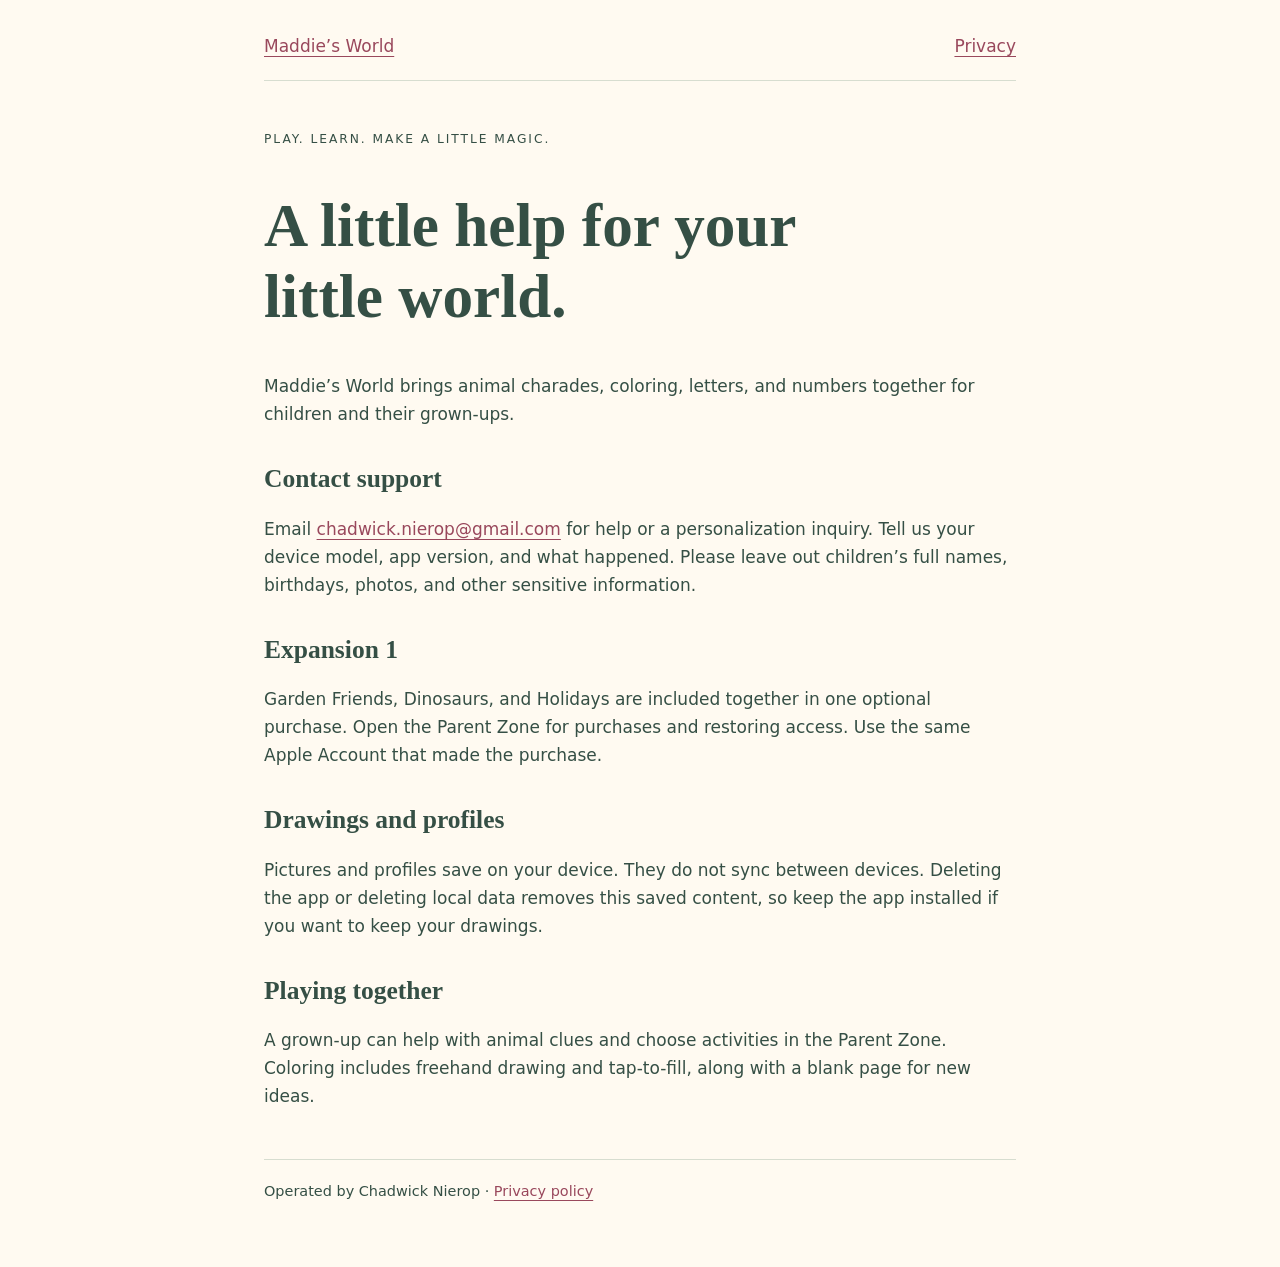
<file: index.html>
<!doctype html><html lang="en"><meta charset="utf-8"><meta name="viewport" content="width=device-width, initial-scale=1"><title>Maddie’s World — Support</title><link rel="stylesheet" href="style.css"><main><nav><a href="index.html">Maddie’s World</a><a href="privacy.html">Privacy</a></nav><p class="eyebrow">PLAY. LEARN. MAKE A LITTLE MAGIC.</p><h1>A little help for your little world.</h1><p>Maddie’s World brings animal charades, coloring, letters, and numbers together for children and their grown-ups.</p><h2>Contact support</h2><p>Email <a href="mailto:chadwick.nierop@gmail.com">chadwick.nierop@gmail.com</a> for help or a personalization inquiry. Tell us your device model, app version, and what happened. Please leave out children’s full names, birthdays, photos, and other sensitive information.</p><h2>Expansion 1</h2><p>Garden Friends, Dinosaurs, and Holidays are included together in one optional purchase. Open the Parent Zone for purchases and restoring access. Use the same Apple Account that made the purchase.</p><h2>Drawings and profiles</h2><p>Pictures and profiles save on your device. They do not sync between devices. Deleting the app or deleting local data removes this saved content, so keep the app installed if you want to keep your drawings.</p><h2>Playing together</h2><p>A grown-up can help with animal clues and choose activities in the Parent Zone. Coloring includes freehand drawing and tap-to-fill, along with a blank page for new ideas.</p><footer>Operated by Chadwick Nierop · <a href="privacy.html">Privacy policy</a></footer></main></html>
</file>
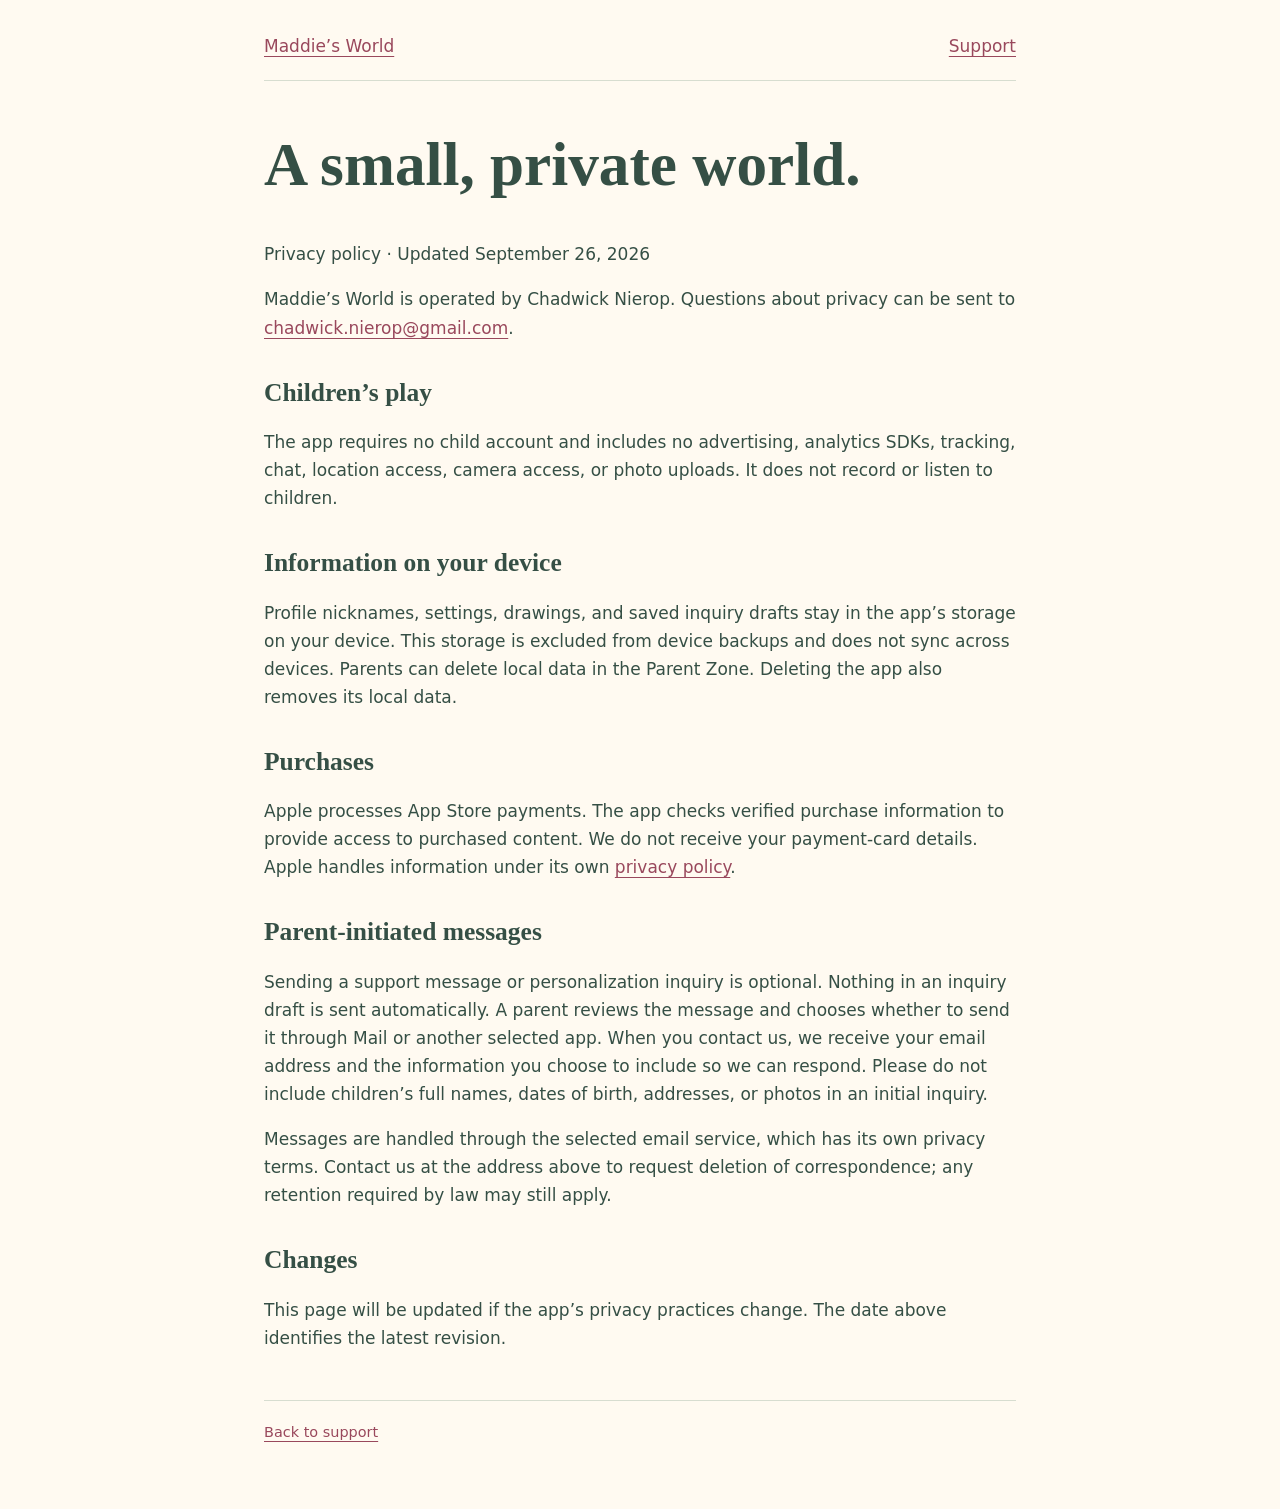
<file: privacy.html>
<!doctype html><html lang="en"><meta charset="utf-8"><meta name="viewport" content="width=device-width, initial-scale=1"><title>Maddie’s World — Privacy</title><link rel="stylesheet" href="style.css"><main><nav><a href="index.html">Maddie’s World</a><a href="index.html">Support</a></nav><h1>A small, private world.</h1><p>Privacy policy · Updated September 26, 2026</p><p>Maddie’s World is operated by Chadwick Nierop. Questions about privacy can be sent to <a href="mailto:chadwick.nierop@gmail.com">chadwick.nierop@gmail.com</a>.</p><h2>Children’s play</h2><p>The app requires no child account and includes no advertising, analytics SDKs, tracking, chat, location access, camera access, or photo uploads. It does not record or listen to children.</p><h2>Information on your device</h2><p>Profile nicknames, settings, drawings, and saved inquiry drafts stay in the app’s storage on your device. This storage is excluded from device backups and does not sync across devices. Parents can delete local data in the Parent Zone. Deleting the app also removes its local data.</p><h2>Purchases</h2><p>Apple processes App Store payments. The app checks verified purchase information to provide access to purchased content. We do not receive your payment-card details. Apple handles information under its own <a href="https://www.apple.com/legal/privacy/">privacy policy</a>.</p><h2>Parent-initiated messages</h2><p>Sending a support message or personalization inquiry is optional. Nothing in an inquiry draft is sent automatically. A parent reviews the message and chooses whether to send it through Mail or another selected app. When you contact us, we receive your email address and the information you choose to include so we can respond. Please do not include children’s full names, dates of birth, addresses, or photos in an initial inquiry.</p><p>Messages are handled through the selected email service, which has its own privacy terms. Contact us at the address above to request deletion of correspondence; any retention required by law may still apply.</p><h2>Changes</h2><p>This page will be updated if the app’s privacy practices change. The date above identifies the latest revision.</p><footer><a href="index.html">Back to support</a></footer></main></html>
</file>
<file: style.css>
:root{color-scheme:light;color:#354f45;background:#fffaf1;font-family:system-ui,-apple-system,sans-serif;font-size:17px;line-height:1.65}*{box-sizing:border-box}body{margin:0}main{max-width:800px;margin:auto;padding:32px 24px 64px}nav{display:flex;justify-content:space-between;gap:24px;border-bottom:1px solid #d7ddd0;padding-bottom:20px;margin-bottom:48px}a{color:#99485c;text-underline-offset:4px}h1,h2{font-family:Georgia,serif;line-height:1.15}h1{font-size:clamp(2.2rem,6vw,3.6rem);max-width:650px}h2{font-size:1.5rem;margin-top:36px}.eyebrow{font-size:.72rem;letter-spacing:.16em}footer{margin-top:48px;border-top:1px solid #d7ddd0;padding-top:20px;font-size:.85rem}a:focus-visible{outline:3px solid #354f45;outline-offset:4px}
</file>
